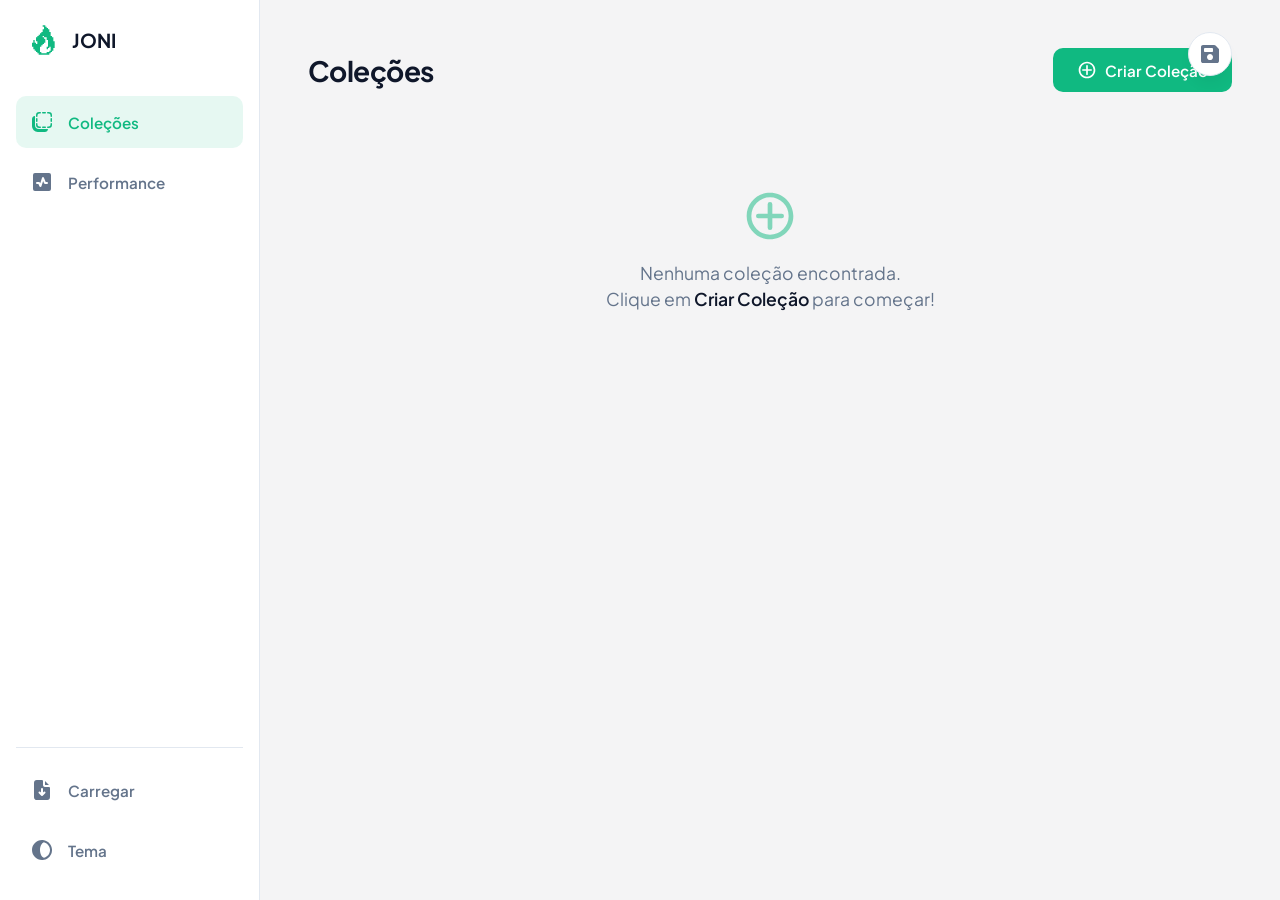
<file: index.html>
<!DOCTYPE html>
<html lang="pt-br">
<head>
    <meta charset="UTF-8">
    <meta name="viewport" content="width=device-width, initial-scale=1.0">
    <title>Memory App - JONI</title>
    <link rel="icon" type="image/svg+xml" href="logo.svg">
    
    <meta name="theme-color" content="#10b981">
    <meta name="apple-mobile-web-app-capable" content="yes">
    <meta name="apple-mobile-web-app-status-bar-style" content="black-translucent">
    <meta name="apple-mobile-web-app-title" content="JONI Memory">
    <link rel="apple-touch-icon" href="icon-192.png">

    <link rel="manifest" href="manifest.json">
    
    <link rel="preconnect" href="https://fonts.googleapis.com">
    <link rel="preconnect" href="https://fonts.gstatic.com" crossorigin>
    <link href="https://fonts.googleapis.com/css2?family=Plus+Jakarta+Sans:wght@400;500;600;700&display=swap" rel="stylesheet">
    <link rel="stylesheet" href="style.css">
    
    <script src="script.js" defer></script>
</head>
<body data-theme="light">
    <div class="app-layout">

        <button id="btn-export-all" class="btn-icon global-export-btn" title="Fazer Backup de Tudo" aria-label="Fazer Backup de Tudo">
            <svg aria-hidden="true" focusable="false" xmlns="http://www.w3.org/2000/svg" width="24" height="24" viewBox="0 0 24 24">
                <path fill="currentColor" d="M5 21q-.825 0-1.412-.587T3 19V5q0-.825.588-1.412T5 3h11.175q.4 0 .763.15t.637.425l2.85 2.85q.275.275.425.638t.15.762V19q0 .825-.587 1.413T19 21zm9.125-3.875Q15 16.25 15 15t-.875-2.125T12 12t-2.125.875T9 15t.875 2.125T12 18t2.125-.875M7 10h7q.425 0 .713-.288T15 9V7q0-.425-.288-.712T14 6H7q-.425 0-.712.288T6 7v2q0 .425.288.713T7 10"/>
            </svg>
        </button>
        
        <aside class="sidebar">
            <div class="brand">
                <svg aria-hidden="true" focusable="false" xmlns="http://www.w3.org/2000/svg" width="32" height="32" viewBox="0 0 24 24">
                    <path fill="#10b981" d="M19 13v-3h-1V9h-1V6h-1V4h-1V3h-1V2h-1V1h-2v1h1v2h-1v2h-1v1H9v1H8v1H7v1H6v3h1v2H6v-1H5v-2H4v2H3v3h1v2h1v1h1v1h1v1h1v1h8v-1h1v-1h1v-1h1v-2h1v-5zm-2 7h-1v1h-2v1h-4v-1H9v-4h1v-1h1v-1h1v-1h1v-3h-1v-1h-1V9h1v1h2v2h1v5h-1v2h1v-1h1v-1h1z"/>
                </svg>
                <span>JONI</span>
            </div>
            
            <nav class="nav-menu">
                <button class="nav-item active" data-target="view-dashboard" title="Coleções">
                    <svg aria-hidden="true" focusable="false" xmlns="http://www.w3.org/2000/svg" width="24" height="24" viewBox="0 0 24 24">
                        <path fill="currentColor" d="M9.25 3.5A1.75 1.75 0 0 0 7.5 5.25v1a.75.75 0 0 1-1.5 0v-1A3.25 3.25 0 0 1 9.25 2h1a.75.75 0 0 1 0 1.5zM12 2.75a.75.75 0 0 1 .75-.75h2.5a.75.75 0 0 1 0 1.5h-2.5a.75.75 0 0 1-.75-.75m.75 13.75a.75.75 0 0 0 0 1.5h2.5a.75.75 0 0 0 0-1.5zm-6-8.5a.75.75 0 0 1 .75.75v2.5a.75.75 0 0 1-1.5 0v-2.5A.75.75 0 0 1 6.75 8M22 8.75a.75.75 0 0 0-1.5 0v2.5a.75.75 0 0 0 1.5 0zm-3.25 7.75a1.75 1.75 0 0 0 1.75-1.75v-1a.75.75 0 0 1 1.5 0v1A3.25 3.25 0 0 1 18.75 18h-1a.75.75 0 0 1 0-1.5zM20.5 5.25a1.75 1.75 0 0 0-1.75-1.75h-1a.75.75 0 0 1 0-1.5h1A3.25 3.25 0 0 1 22 5.25v1a.75.75 0 0 1-1.5 0zM9.25 16.5a1.75 1.75 0 0 1-1.75-1.75v-1a.75.75 0 0 0-1.5 0v1A3.25 3.25 0 0 0 9.25 18h1a.75.75 0 0 0 0-1.5zM2 9.25a3.25 3.25 0 0 1 3-3.24V15a4 4 0 0 0 4 4h8.99a3.25 3.25 0 0 1-3.24 3h-7A5.75 5.75 0 0 1 2 16.25z"/>
                    </svg>
                    <span class="hide-mobile">Coleções</span>
                </button>
                <button class="nav-item" data-target="view-performance" title="Performance">
                    <svg aria-hidden="true" focusable="false" xmlns="http://www.w3.org/2000/svg" width="24" height="24" viewBox="0 0 24 24">
                        <g fill="none" fill-rule="evenodd">
                            <path d="m12.593 23.258l-.011.002l-.071.035l-.02.004l-.014-.004l-.071-.035q-.016-.005-.024.005l-.004.01l-.017.428l.005.02l.01.013l.104.074l.015.004l.012-.004l.104-.074l.012-.016l.004-.017l-.017-.427q-.004-.016-.017-.018m.265-.113l-.013.002l-.185.093l-.01.01l-.003.011l.018.43l.005.012l.008.007l.201.093q.019.005.029-.008l.004-.014l-.034-.614q-.005-.018-.02-.022m-.715.002a.02.02 0 0 0-.027.006l-.006.014l-.034.614q.001.018.017.024l.015-.002l.201-.093l.01-.008l.004-.011l.017-.43l-.003-.012l-.01-.01z"/>
                            <path fill="currentColor" d="M3 5a2 2 0 0 1 2-2h14a2 2 0 0 1 2 2v14a2 2 0 0 1-2 2H5a2 2 0 0 1-2-2zm10.939 2.655c-.353-.883-1.618-.833-1.902.074l-1.752 5.606l-.388-.777A1.01 1.01 0 0 0 8.994 12H7a1 1 0 1 0 0 2h1.382l1.212 2.425c.407.813 1.597.717 1.868-.15l1.654-5.293l.953 2.383c.153.384.525.635.938.635H17a1 1 0 1 0 0-2h-1.323z"/>
                        </g>
                    </svg>
                    <span class="hide-mobile">Performance</span>
                </button>
            </nav>

            <div class="sidebar-footer">
                <label for="file-import" class="nav-item action-btn" title="Importar">
                    <svg aria-hidden="true" focusable="false" xmlns="http://www.w3.org/2000/svg" width="24" height="24" viewBox="0 0 24 24">
                        <path fill="currentColor" d="m12 2l.117.007a1 1 0 0 1 .876.876L13 3v4l.005.15a2 2 0 0 0 1.838 1.844L15 9h4l.117.007a1 1 0 0 1 .876.876L20 10v9a3 3 0 0 1-2.824 2.995L17 22H7a3 3 0 0 1-2.995-2.824L4 19V5a3 3 0 0 1 2.824-2.995L7 2zm0 8a1 1 0 0 0-1 1v3.585l-.793-.792a1 1 0 0 0-1.32-.083l-.094.083a1 1 0 0 0 0 1.414l2.5 2.5l.044.042l.068.055l.11.071l.114.054l.105.035l.15.03L12 18l.117-.007l.117-.02l.108-.033l.081-.034l.098-.052l.092-.064l.094-.083l2.5-2.5a1 1 0 0 0 0-1.414l-.094-.083a1 1 0 0 0-1.32.083l-.793.791V11a1 1 0 0 0-.883-.993zm2.999-7.001L19 7h-4z"/>
                    </svg>
                    <span class="hide-mobile">Carregar</span>
                </label>
                <input type="file" id="file-import" accept=".json" class="hidden">
                
                <button id="btn-theme-toggle" class="nav-item action-btn" title="Mudar Tema" aria-label="Mudar Tema">
                    <svg aria-hidden="true" focusable="false" xmlns="http://www.w3.org/2000/svg" width="24" height="24" viewBox="0 0 24 24">
                        <path fill="currentColor" d="M14.01 2.2h-.06c-.63-.13-1.29-.2-1.96-.2C6.49 2 2 6.49 2 12s4.49 10 10 10c.66 0 1.32-.07 1.95-.19h.07c4.42-.91 7.69-4.69 7.96-9.14c.02-.22.03-.43.03-.66s0-.44-.02-.61c-.27-4.5-3.55-8.28-7.97-9.19Zm5.97 10.29c-.21 3.52-2.73 6.47-6.14 7.28C11.63 18.9 10 15.63 10 12s1.64-6.9 3.84-7.77c3.41.81 5.93 3.77 6.14 7.33c.02.14.01.29.01.44s0 .3-.02.49Z"/>
                    </svg>
                    <span class="hide-mobile">Tema</span>
                </button>
            </div>
        </aside>

        <main class="main-content">
            <div id="progress-container" class="progress-bar-wrapper hidden">
                <div id="progress-fill" class="progress-bar-fill"></div>
            </div>

            <div class="view-container">
                
                <section id="view-dashboard" class="view-section active">
                    <div class="brand mobile-top-logo">
                        <svg aria-hidden="true" focusable="false" xmlns="http://www.w3.org/2000/svg" width="32" height="32" viewBox="0 0 24 24">
                            <path fill="#10b981" d="M19 13v-3h-1V9h-1V6h-1V4h-1V3h-1V2h-1V1h-2v1h1v2h-1v2h-1v1H9v1H8v1H7v1H6v3h1v2H6v-1H5v-2H4v2H3v3h1v2h1v1h1v1h1v1h1v1h8v-1h1v-1h1v-1h1v-2h1v-5zm-2 7h-1v1h-2v1h-4v-1H9v-4h1v-1h1v-1h1v-1h1v-3h-1v-1h-1V9h1v1h2v2h1v5h-1v2h1v-1h1v-1h1z"/>
                        </svg>
                        <span>JONI</span>
                    </div>

                    <header class="view-header">
                        <h1>Coleções</h1>
                        <button id="btn-new-collection" class="btn-primary">
                            <svg aria-hidden="true" focusable="false" xmlns="http://www.w3.org/2000/svg" width="20" height="20" viewBox="0 0 24 24">
                                <g fill="currentColor" fill-rule="evenodd" clip-rule="evenodd">
                                    <path d="M2 12C2 6.477 6.477 2 12 2s10 4.477 10 10s-4.477 10-10 10S2 17.523 2 12m10-8a8 8 0 1 0 0 16a8 8 0 0 0 0-16"/>
                                    <path d="M13 7a1 1 0 1 0-2 0v4H7a1 1 0 1 0 0 2h4v4a1 1 0 1 0 2 0v-4h4a1 1 0 1 0 0-2h-4z"/>
                                </g>
                            </svg>
                            Criar Coleção
                        </button>
                    </header>
                    <div id="collections-grid" class="grid-layout"></div>
                </section>

                <section id="view-performance" class="view-section hidden">
                    <header class="view-header">
                        <h1>Sua Performance</h1>
                    </header>
                    <div class="panel">
                        <ul id="performance-list" class="performance-list"></ul>
                    </div>
                </section>

                <section id="view-manager" class="view-section hidden">
                    <header class="view-header">
                        <div class="header-titles">
                            <button class="btn-icon btn-back" title="Voltar" aria-label="Voltar">
                                <svg aria-hidden="true" focusable="false" width="24" height="24" viewBox="0 0 24 24" fill="none" stroke="currentColor" stroke-width="2">
                                    <line x1="19" y1="12" x2="5" y2="12"></line>
                                    <polyline points="12 19 5 12 12 5"></polyline>
                                </svg>
                            </button>
                            <h1 id="current-collection-title">Coleção</h1>
                        </div>
                        <div class="study-setup-actions">
                            <div class="mode-switch">
                                <button id="mode-seq" class="switch-btn active" title="Em Ordem" aria-label="Em Ordem">
                                    <svg aria-hidden="true" focusable="false" xmlns="http://www.w3.org/2000/svg" width="24" height="24" viewBox="0 0 24 24">
                                        <path fill="currentColor" d="M12 5h10v2H12m0 12v-2h10v2m-10-8h10v2H12m-3 0v2l-3.33 4H9v2H3v-2l3.33-4H3v-2M7 3H5c-1.1 0-2 .9-2 2v6h2V9h2v2h2V5a2 2 0 0 0-2-2m0 4H5V5h2Z"/>
                                    </svg>    
                                </button>
                                <button id="mode-rand" class="switch-btn" title="Aleatório" aria-label="Aleatório">
                                    <svg aria-hidden="true" focusable="false" xmlns="http://www.w3.org/2000/svg" width="24" height="24" viewBox="0 0 24 24">
                                        <path fill="currentColor" fill-rule="evenodd" d="M4 17a1 1 0 0 1 0-2h2l3-3l-3-3H4a1.001 1.001 0 0 1 0-2h3l4 4l4-4h2V5l4 3.001L17 11V9h-1l-3 3l3 3h1v-2l4 3l-4 3v-2h-2l-4-4l-4 4z"/>
                                    </svg>    
                                </button>
                            </div>
                            
                            <button id="btn-timer-setup" class="btn-icon" style="background: var(--bg-panel); border: 1px solid var(--border);" title="Tempo por Card" aria-label="Tempo por Card">
                                <svg aria-hidden="true" focusable="false" xmlns="http://www.w3.org/2000/svg" width="20" height="20" viewBox="0 0 24 24" fill="none" stroke="currentColor" stroke-width="2" stroke-linecap="round" stroke-linejoin="round">
                                    <circle cx="12" cy="12" r="10"></circle>
                                    <polyline points="12 6 12 12 16 14"></polyline>
                                </svg>
                            </button>
                            
                            <button id="btn-start-study" class="btn-primary">
                                <svg aria-hidden="true" focusable="false" xmlns="http://www.w3.org/2000/svg" width="20" height="20" viewBox="0 0 24 24">
                                    <path fill="currentColor" stroke="currentColor" stroke-linecap="round" stroke-linejoin="round" stroke-width="1.5" d="M6.906 4.537A.6.6 0 0 0 6 5.053v13.894a.6.6 0 0 0 .906.516l11.723-6.947a.6.6 0 0 0 0-1.032z"/>
                                </svg>
                                Jogar
                            </button>
                        </div>
                    </header>

                    <div class="manager-layout">
                        <div class="card-creator-box panel">
                            <input type="text" id="input-front" class="input-clean title-input" placeholder="Frente do card...">
                            <hr class="divider">
                            <textarea id="input-back" class="input-clean body-input" placeholder="Verso do card..."></textarea>
                            
                            <div class="box-footer">
                                <div>
                                    <label for="file-import-append" class="btn-secondary import-label" title="Importar cards para esta coleção">
                                        <svg aria-hidden="true" focusable="false" width="18" height="18" viewBox="0 0 24 24" fill="none" stroke="currentColor" stroke-width="2" stroke-linecap="round" stroke-linejoin="round">
                                            <path d="M21 15v4a2 2 0 0 1-2 2H5a2 2 0 0 1-2-2v-4"></path>
                                            <polyline points="7 10 12 15 17 10"></polyline>
                                            <line x1="12" y1="15" x2="12" y2="3"></line>
                                        </svg>
                                        Importar
                                    </label>
                                    <input type="file" id="file-import-append" accept=".json" class="hidden">
                                </div>

                                <button id="btn-add-card" class="btn-secondary">
                                    <svg aria-hidden="true" focusable="false" width="18" height="18" viewBox="0 0 24 24" fill="none" stroke="currentColor" stroke-width="2" stroke-linecap="round" stroke-linejoin="round">
                                        <line x1="12" y1="5" x2="12" y2="19"></line>
                                        <line x1="5" y1="12" x2="19" y2="12"></line>
                                    </svg>
                                    Adicionar
                                </button>
                            </div>
                        </div>

                        <div class="cards-list-box panel">
                            <div class="list-header" style="margin-bottom: 12px;">
                                <h3>Itens na Coleção</h3>
                                <span class="badge" id="card-count">0</span>
                            </div>
                            <input type="text" id="input-search-cards" class="input-clean modal-input" placeholder="Pesquisar na coleção..." style="padding: 10px 16px; border-radius: 12px; margin-bottom: 16px; font-size: 0.9rem; background: var(--bg-app);">
                            <ul id="cards-list" class="item-list sortable-list"></ul>
                        </div>
                    </div>
                </section>

                <section id="view-study" class="view-section hidden">
                    <header class="view-header study-header">
                        <button id="btn-back-study" class="btn-icon btn-back" title="Sair do Jogo" aria-label="Sair do Jogo">
                            <svg aria-hidden="true" focusable="false" width="24" height="24" viewBox="0 0 24 24" fill="none" stroke="currentColor" stroke-width="2">
                                <line x1="19" y1="12" x2="5" y2="12"></line>
                                <polyline points="12 19 5 12 12 5"></polyline>
                            </svg>
                        </button>
                        
                        <button id="btn-reset-study" class="btn-icon" title="Reiniciar Sessão" aria-label="Reiniciar Sessão">
                            <svg aria-hidden="true" focusable="false" width="20" height="20" viewBox="0 0 24 24" fill="none" stroke="currentColor" stroke-width="2" stroke-linecap="round" stroke-linejoin="round">
                                <path d="M3 12a9 9 0 1 0 9-9 9.75 9.75 0 0 0-6.74 2.74L3 8"></path>
                                <polyline points="3 3 3 8 8 8"></polyline>
                            </svg>
                        </button>
                    </header>

                    <div class="study-container">
                        <div class="flashcard panel" id="active-card" style="position: relative; overflow: hidden;">
                            <div id="card-timer-bar" style="position: absolute; top: 0; left: 0; height: 6px; width: 100%; background: var(--accent); transition: width 1s linear; display: none;"></div>
                            
                            <h2 id="study-front" class="card-front-text"></h2>
                            <hr id="study-divider" class="divider hidden">
                            <p id="study-back" class="card-back-text hidden"></p>
                        </div>
                        
                        <div class="study-actions">
                            <button id="btn-reveal" class="btn-primary full-width">Mostrar Resposta</button>
                            <div id="judgement-buttons" class="judgement-grid hidden">
                                <button id="btn-wrong" class="btn-danger">
                                    <svg aria-hidden="true" focusable="false" xmlns="http://www.w3.org/2000/svg" width="20" height="20" viewBox="0 0 24 24">
                                        <path fill="currentColor" d="M20.48 3.512a11.97 11.97 0 0 0-8.486-3.514C5.366-.002-.007 5.371-.007 11.999c0 3.314 1.344 6.315 3.516 8.487A11.97 11.97 0 0 0 11.995 24c6.628 0 12.001-5.373 12.001-12.001c0-3.314-1.344-6.315-3.516-8.487m-1.542 15.427a9.8 9.8 0 0 1-6.943 2.876c-5.423 0-9.819-4.396-9.819-9.819a9.8 9.8 0 0 1 2.876-6.943a9.8 9.8 0 0 1 6.942-2.876c5.422 0 9.818 4.396 9.818 9.818a9.8 9.8 0 0 1-2.876 6.942z"/>
                                        <path fill="currentColor" d="m13.537 12l3.855-3.855a1.091 1.091 0 0 0-1.542-1.541l.001-.001l-3.855 3.855l-3.855-3.855A1.091 1.091 0 0 0 6.6 8.145l-.001-.001l3.855 3.855l-3.855 3.855a1.091 1.091 0 1 0 1.541 1.542l.001-.001l3.855-3.855l3.855 3.855a1.091 1.091 0 1 0 1.542-1.541l-.001-.001z"/>
                                    </svg>
                                    Não Lembrei
                                </button>
                                <button id="btn-correct" class="btn-success">
                                    <svg aria-hidden="true" focusable="false" xmlns="http://www.w3.org/2000/svg" width="20" height="20" viewBox="0 0 24 24">
                                        <path fill="currentColor" d="m9 20.42l-6.21-6.21l2.83-2.83L9 14.77l9.88-9.89l2.83 2.83z"/>
                                    </svg>
                                    Lembrei
                                </button>
                            </div>
                        </div>
                    </div>
                </section>

                <section id="view-results" class="view-section hidden">
                    <div class="results-header">
                        <h2>Sessão Finalizada</h2>
                        <h3 id="score-text" class="score-display">0% de Acerto</h3>
                        <button class="btn-primary mt-4 btn-back">Concluir</button>
                    </div>
                    <div class="results-grid">
                        <div class="result-panel success-panel">
                            <h3 class="panel-title-green">Você acertou</h3>
                            <ul id="list-correct" class="item-list explicit-correct-list"></ul>
                        </div>
                        <div class="result-panel error-panel">
                            <h3 class="panel-title-red">Para Revisar</h3>
                            <ul id="list-wrong" class="item-list explicit-wrong-list"></ul>
                        </div>
                    </div>
                </section>

            </div>
        </main>
    </div>

    <div id="modal-create" class="modal-overlay hidden">
        <div class="modal-content panel">
            <div class="modal-header">
                <h2>Nova Coleção</h2>
                <button class="btn-icon close-modal" title="Fechar" aria-label="Fechar">
                    <svg aria-hidden="true" focusable="false" width="20" height="20" viewBox="0 0 24 24" fill="none" stroke="currentColor" stroke-width="2">
                        <line x1="18" y1="6" x2="6" y2="18"></line>
                        <line x1="6" y1="6" x2="18" y2="18"></line>
                    </svg>
                </button>
            </div>
            <div class="modal-body">
                <input type="text" id="input-collection-name" class="input-clean modal-input" placeholder="Digite o nome da coleção...">
            </div>
            <div class="modal-actions">
                <button class="btn-secondary close-modal">Cancelar</button>
                <button id="btn-confirm-create" class="btn-primary">Criar</button>
            </div>
        </div>
    </div>

    <div id="modal-delete" class="modal-overlay hidden">
        <div class="modal-content panel">
            <div class="modal-header">
                <h2>Excluir Coleção</h2>
                <button class="btn-icon close-modal" title="Fechar" aria-label="Fechar">
                    <svg aria-hidden="true" focusable="false" width="20" height="20" viewBox="0 0 24 24" fill="none" stroke="currentColor" stroke-width="2">
                        <line x1="18" y1="6" x2="6" y2="18"></line>
                        <line x1="6" y1="6" x2="18" y2="18"></line>
                    </svg>
                </button>
            </div>
            <div class="modal-body">
                <p class="modal-text">Tem certeza que deseja excluir? Todos os cards serão perdidos para sempre.</p>
            </div>
            <div class="modal-actions">
                <button class="btn-secondary close-modal">Cancelar</button>
                <button id="btn-confirm-delete" class="btn-danger">Excluir</button>
            </div>
        </div>
    </div>

    <div id="modal-edit-card" class="modal-overlay hidden">
        <div class="modal-content panel">
            <div class="modal-header">
                <h2>Editar Card</h2>
                <button class="btn-icon close-modal" title="Fechar" aria-label="Fechar">
                    <svg aria-hidden="true" focusable="false" width="20" height="20" viewBox="0 0 24 24" fill="none" stroke="currentColor" stroke-width="2">
                        <line x1="18" y1="6" x2="6" y2="18"></line>
                        <line x1="6" y1="6" x2="18" y2="18"></line>
                    </svg>
                </button>
            </div>
            <div class="modal-body" style="display: flex; flex-direction: column; gap: 16px;">
                <input type="text" id="edit-input-front" class="input-clean modal-input" placeholder="Frente do card...">
                <textarea id="edit-input-back" class="input-clean modal-input" placeholder="Verso do card..." style="min-height: 120px; resize: none;"></textarea>
            </div>
            <div class="modal-actions">
                <button class="btn-secondary close-modal">Cancelar</button>
                <button id="btn-confirm-edit-card" class="btn-primary">Salvar</button>
            </div>
        </div>
    </div>

    <div id="modal-edit-collection" class="modal-overlay hidden">
        <div class="modal-content panel">
            <div class="modal-header">
                <h2>Renomear Coleção</h2>
                <button class="btn-icon close-modal" title="Fechar" aria-label="Fechar">
                    <svg aria-hidden="true" focusable="false" width="20" height="20" viewBox="0 0 24 24" fill="none" stroke="currentColor" stroke-width="2">
                        <line x1="18" y1="6" x2="6" y2="18"></line>
                        <line x1="6" y1="6" x2="18" y2="18"></line>
                    </svg>
                </button>
            </div>
            <div class="modal-body">
                <input type="text" id="input-edit-collection-name" class="input-clean modal-input" placeholder="Novo nome da coleção...">
            </div>
            <div class="modal-actions">
                <button class="btn-secondary close-modal">Cancelar</button>
                <button id="btn-confirm-edit-collection" class="btn-primary">Salvar</button>
            </div>
        </div>
    </div>

    <div id="modal-performance-details" class="modal-overlay hidden">
        <div class="modal-content panel" style="max-height: 85vh; display: flex; flex-direction: column;">
            <div class="modal-header">
                <h2>Detalhes da Sessão</h2>
                <button class="btn-icon close-modal" title="Fechar" aria-label="Fechar">
                    <svg aria-hidden="true" focusable="false" width="20" height="20" viewBox="0 0 24 24" fill="none" stroke="currentColor" stroke-width="2">
                        <line x1="18" y1="6" x2="6" y2="18"></line>
                        <line x1="6" y1="6" x2="18" y2="18"></line>
                    </svg>
                </button>
            </div>
            
            <div class="modal-body" style="overflow-y: auto; flex: 1; padding: 0;">
                <div class="result-panel success-panel" style="border: none; border-radius: 0; border-bottom: 1px solid var(--border);">
                    <h3 class="panel-title-green">Você acertou</h3>
                    <ul id="modal-list-correct" class="item-list explicit-correct-list" style="height: auto; max-height: none;"></ul>
                </div>
                <div class="result-panel error-panel" style="border: none; border-radius: 0;">
                    <h3 class="panel-title-red">Você errou</h3>
                    <ul id="modal-list-wrong" class="item-list explicit-wrong-list" style="height: auto; max-height: none;"></ul>
                </div>
            </div>
            
            <div class="modal-actions" style="flex-direction: column; gap: 8px;">
                <button class="btn-primary close-modal" style="width: 100%;">Fechar</button>
                <button id="btn-create-reinforcement" class="btn-secondary" style="width: 100%; border-color: var(--accent); color: var(--accent);">Criar Coleção de Reforço</button>
            </div>
        </div>
    </div>

    <div id="modal-timer" class="modal-overlay hidden">
        <div class="modal-content panel">
            <div class="modal-header">
                <h2>Tempo de Foco (Timer)</h2>
                <button class="btn-icon close-modal" title="Fechar" aria-label="Fechar">
                    <svg aria-hidden="true" focusable="false" width="20" height="20" viewBox="0 0 24 24" fill="none" stroke="currentColor" stroke-width="2">
                        <line x1="18" y1="6" x2="6" y2="18"></line>
                        <line x1="6" y1="6" x2="18" y2="18"></line>
                    </svg>
                </button>
            </div>
            <div class="modal-body" style="text-align: center;">
                <p class="modal-text" style="margin-bottom: 16px;">Defina o tempo limite para você se forçar a lembrar da resposta.</p>
                <h3 id="timer-display" style="font-size: 2rem; color: var(--accent); margin-bottom: 16px; font-weight: 800;">Desativado</h3>
                <input type="range" id="timer-slider" min="0" max="30" step="5" value="0" style="width: 100%; accent-color: var(--accent);">
                <div style="display: flex; justify-content: space-between; color: var(--text-muted); font-size: 0.85rem; margin-top: 8px;">
                    <span>Desativado</span>
                    <span>30s</span>
                </div>
            </div>
            <div class="modal-actions">
                <button class="btn-primary close-modal" style="width: 100%;">Confirmar</button>
            </div>
        </div>
    </div>

    <div id="modal-view-card" class="modal-overlay hidden">
        <div class="modal-content panel">
            <div class="modal-header">
                <h2>Detalhes do Card</h2>
                <button class="btn-icon close-modal" title="Fechar" aria-label="Fechar">
                    <svg aria-hidden="true" focusable="false" width="20" height="20" viewBox="0 0 24 24" fill="none" stroke="currentColor" stroke-width="2">
                        <line x1="18" y1="6" x2="6" y2="18"></line>
                        <line x1="6" y1="6" x2="18" y2="18"></line>
                    </svg>
                </button>
            </div>
            <div class="modal-body" style="display: flex; flex-direction: column; gap: 16px;">
                <div>
                    <span style="font-size: 0.85rem; color: var(--accent); font-weight: 700; text-transform: uppercase; letter-spacing: 0.05em;">Frente</span>
                    <p id="view-card-front" style="font-size: 1.25rem; font-weight: 600; color: var(--text-main); margin-top: 4px; word-break: break-word;"></p>
                </div>
                <hr class="divider" style="margin: 0;">
                <div>
                    <span style="font-size: 0.85rem; color: var(--text-muted); font-weight: 700; text-transform: uppercase; letter-spacing: 0.05em;">Verso</span>
                    <p id="view-card-back" style="font-size: 1.05rem; color: var(--text-muted); margin-top: 4px; word-break: break-word; white-space: pre-wrap;"></p>
                </div>
            </div>
            <div class="modal-actions">
                <button class="btn-primary close-modal" style="width: 100%;">Fechar</button>
            </div>
        </div>
    </div>

    <div id="ios-install-prompt" class="modal-overlay hidden" style="align-items: flex-end; padding-bottom: 32px; z-index: 9999;">
        <div class="modal-content panel" style="margin: 0 16px; padding: 24px; text-align: center; position: relative; max-width: 400px;">
            <button class="btn-icon close-prompt" style="position: absolute; top: 12px; right: 12px; border: none; background: transparent;">
                <svg width="20" height="20" viewBox="0 0 24 24" fill="none" stroke="currentColor" stroke-width="2"><line x1="18" y1="6" x2="6" y2="18"></line><line x1="6" y1="6" x2="18" y2="18"></line></svg>
            </button>
            <h3 style="margin-bottom: 12px; font-size: 1.1rem;">Instale o JONI Memory</h3>
            <p style="color: var(--text-muted); font-size: 0.95rem; line-height: 1.5;">
                Para usar como um aplicativo, toque no ícone <svg width="20" height="20" viewBox="0 0 24 24" fill="none" stroke="currentColor" stroke-width="2" style="vertical-align: middle; margin: 0 4px; color: var(--accent);"><path d="M4 12v8a2 2 0 0 0 2 2h12a2 2 0 0 0 2-2v-8"></path><polyline points="16 6 12 2 8 6"></polyline><line x1="12" y1="2" x2="12" y2="15"></line></svg> abaixo e depois escolha <strong>"Adicionar à Tela de Início"</strong>.
            </p>
        </div>
    </div>

</body>
</html>
</file>
<file: style.css>
:root {
    --bg-app: #f4f4f5;
    --bg-panel: #ffffff;
    --bg-hover: #f1f5f9;
    --text-main: #0f172a;
    --text-muted: #64748b;
    --border: #e2e8f0;
    
    --accent: #10b981; 
    --accent-hover: #059669;
    --danger: #ef4444;
    --danger-hover: #dc2626;
    --success-bg: #dcfce7;
    --success-border: #bbf7d0;
    --danger-bg: #fee2e2;
    --danger-border: #fecaca;
    
    --radius-sm: 10px;
    --radius-md: 16px;
    --radius-lg: 24px;
    --shadow-panel: 0 10px 15px -3px rgba(0, 0, 0, 0.05);
}

body[data-theme="dark"] {
    --bg-app: #09090b;
    --bg-panel: #18181b;
    --bg-hover: #27272a;
    --text-main: #f8fafc;
    --text-muted: #94a3b8;
    --border: #27272a;
    --shadow-panel: 0 10px 15px -3px rgba(0, 0, 0, 0.3);
    
    --success-bg: rgba(16, 185, 129, 0.1);
    --success-border: rgba(16, 185, 129, 0.3);
    --danger-bg: rgba(239, 68, 68, 0.1);
    --danger-border: rgba(239, 68, 68, 0.3);
}

/* --- RESET & TIPOGRAFIA GLOBAL --- */
*, *::before, *::after { 
    margin: 0; 
    padding: 0; 
    box-sizing: border-box; 
}

body, button, input, textarea, select {
    font-family: 'Plus Jakarta Sans', sans-serif; 
}

body { 
    background-color: var(--bg-app); 
    color: var(--text-main); 
    height: 100vh; 
    overflow: hidden; 
    font-size: 16px;
    -webkit-font-smoothing: antialiased;
    -moz-osx-font-smoothing: grayscale;
    text-rendering: optimizeLegibility;
}

h1 { font-size: 1.75rem; font-weight: 700; letter-spacing: -0.02em; }
h2 { font-size: 1.25rem; font-weight: 700; letter-spacing: -0.01em; }
h3 { font-size: 1.1rem; font-weight: 600; }
p { font-size: 0.95rem; line-height: 1.5; }

.app-layout { 
    display: flex; 
    height: 100%; 
}

/* --- SIDEBAR & NAV --- */
.sidebar { 
    width: 260px; 
    background: var(--bg-panel); 
    border-right: 1px solid var(--border); 
    display: flex; 
    flex-direction: column; 
    padding: 24px 16px; 
    z-index: 50; 
    transition: background-color 0.3s ease; 
    will-change: background-color;
}

.brand { 
    display: flex; 
    align-items: center; 
    justify-content: flex-start;
    gap: 12px; 
    font-size: 1.2rem; 
    font-weight: 700; 
    color: var(--text-main); 
    margin-bottom: 40px; 
    padding: 0 12px; 
}

.mobile-top-logo {
    display: none !important;
}

.nav-menu { 
    flex: 1; 
    display: flex; 
    flex-direction: column; 
    gap: 8px; 
}

.sidebar-footer { 
    border-top: 1px solid var(--border); 
    padding-top: 16px; 
    display: flex; 
    flex-direction: column; 
    gap: 8px; 
}

.nav-item { 
    display: flex; 
    align-items: center; 
    justify-content: flex-start;
    gap: 14px; 
    padding: 14px; 
    color: var(--text-muted); 
    background: transparent; 
    border: none; 
    border-radius: var(--radius-sm); 
    font-size: 0.95rem; 
    font-weight: 600; 
    cursor: pointer;
    transition: background-color 0.2s, color 0.2s;
}

.nav-item:hover { 
    background: var(--bg-hover); 
    color: var(--text-main); 
}

.nav-item.active { 
    background: rgba(16, 185, 129, 0.1); 
    color: var(--accent); 
}

/* --- MAIN AREA & VIEWS --- */
.main-content { 
    flex: 1; 
    display: flex; 
    flex-direction: column; 
    position: relative; 
    min-height: 0; 
    overflow: hidden; 
}

.progress-bar-wrapper { 
    height: 6px; 
    background: var(--border); 
    width: 100%; 
    position: absolute; 
    top: 0; 
    left: 0; 
    z-index: 10; 
}

.progress-bar-fill { 
    height: 100%; 
    width: 0%; 
    background: var(--accent); 
    transition: width 0.4s cubic-bezier(0.4, 0, 0.2, 1); 
    border-radius: 0 4px 4px 0; 
    will-change: width;
}

.view-container { 
    flex: 1; 
    padding: 48px; 
    overflow-y: auto; 
    display: block; 
}

.view-section { 
    width: 100%; 
    max-width: 960px; 
    margin: 0 auto; 
    animation: fadeIn 0.3s ease; 
}

.view-header { 
    display: flex; 
    justify-content: space-between; 
    align-items: center; 
    margin-bottom: 32px; 
    flex-wrap: wrap; 
    gap: 16px; 
}

.header-titles { 
    display: flex; 
    align-items: center; 
    gap: 16px; 
    width: 100%; 
}

.header-titles .btn-back {
    flex-shrink: 0 !important;
    width: 40px; 
    height: 40px;
}

.header-titles h1 { 
    white-space: normal;
    word-break: break-word;
    max-width: calc(100% - 56px); 
}

/* --- STUDY SETUP ACTIONS --- */
.study-setup-actions { 
    display: flex; 
    align-items: center; 
    gap: 16px; 
    flex-wrap: wrap; 
}

.mode-switch { 
    display: flex; 
    align-items: center;
    background: var(--bg-panel); 
    border: 1px solid var(--border); 
    border-radius: var(--radius-sm); 
    padding: 4px; 
}

.switch-btn { 
    background: transparent; 
    border: none; 
    padding: 8px 12px; 
    border-radius: var(--radius-sm); 
    color: var(--text-muted); 
    cursor: pointer; 
    display: flex; 
    align-items: center; 
    justify-content: center; 
    transition: color 0.2s, background-color 0.2s; 
}

.switch-btn:hover { 
    color: var(--text-main); 
}

.switch-btn.active { 
    background: var(--bg-hover); 
    color: var(--accent); 
}

/* --- PANELS & INPUTS --- */
.panel { 
    background: var(--bg-panel); 
    border: 1px solid var(--border); 
    border-radius: var(--radius-lg); 
    box-shadow: var(--shadow-panel); 
    overflow: hidden; 
}

.input-clean { 
    width: 100%; 
    background: transparent; 
    border: none; 
    outline: none; 
    padding: 24px 32px; 
    color: var(--text-main); 
}

.title-input { 
    font-size: 1.25rem; 
    font-weight: 600; 
}

.body-input { 
    font-size: 1rem; 
    color: var(--text-muted); 
    min-height: 140px; 
    resize: none; 
}

.divider { 
    height: 1px; 
    background: var(--border); 
    border: none; 
    margin: 0 32px; 
}

.box-footer { 
    padding: 20px 32px; 
    border-top: 1px solid var(--border); 
    background: var(--bg-app); 
    display: flex; 
    justify-content: space-between; 
    align-items: center;
}

/* --- BUTTONS --- */
button { 
    cursor: pointer; 
    border-radius: var(--radius-sm); 
    font-weight: 600; 
    font-size: 0.95rem;
    transition: all 0.2s ease; 
    display: inline-flex; 
    align-items: center; 
    justify-content: center; 
    gap: 8px; 
}

.btn-primary { 
    background: var(--accent); 
    color: #fff; 
    border: none; 
    padding: 12px 24px; 
}

.btn-primary:hover { 
    background: var(--accent-hover); 
    transform: translateY(-1px); 
}

.btn-secondary { 
    background: var(--bg-panel); 
    color: var(--text-main); 
    border: 1px solid var(--border); 
    padding: 12px 24px; 
}

.btn-secondary:hover { 
    background: var(--bg-hover); 
}

.btn-danger { 
    background: var(--danger); 
    color: #fff; 
    border: none; 
    padding: 16px; 
}

.btn-danger:hover { 
    background: var(--danger-hover); 
}

.btn-success { 
    background: var(--accent); 
    color: #fff; 
    border: none; 
    padding: 16px; 
}

.btn-success:hover { 
    background: var(--accent-hover); 
}

.btn-icon { 
    background: var(--bg-app); 
    border: 1px solid var(--border); 
    color: var(--text-muted); 
    padding: 8px; 
    border-radius: 50%; 
}

.btn-icon:hover { 
    background: var(--bg-hover); 
    color: var(--text-main); 
}

.btn-icon.danger:hover { 
    color: var(--danger); 
    border-color: var(--danger); 
    background: transparent; 
}

.btn-icon.edit:hover { 
    color: var(--accent); 
    border-color: var(--accent); 
    background: transparent; 
}

.full-width { 
    width: 100%; 
    padding: 18px; 
    font-size: 1.05rem; 
}

.import-label {
    cursor: pointer;
    display: inline-flex;
    align-items: center;
    justify-content: center;
    gap: 8px; 
    margin: 0;
    border-radius: var(--radius-sm);
}

.global-export-btn {
    position: fixed;
    top: 32px;
    right: 48px;
    z-index: 900;
    background: var(--bg-panel);
    width: 44px;
    height: 44px;
    box-shadow: var(--shadow-panel);
}

.global-export-btn:hover {
    background: var(--bg-hover);
    color: var(--accent);
}

/* --- GRIDS & LAYOUTS --- */
.grid-layout { 
    display: grid; 
    grid-template-columns: repeat(auto-fill, minmax(280px, 1fr)); 
    gap: 24px; 
}

.manager-layout { 
    display: grid; 
    grid-template-columns: 1.5fr 1fr; 
    gap: 24px; 
    align-items: start; 
}

.collection-card { 
    padding: 24px; 
    display: flex; 
    flex-direction: column; 
    gap: 16px; 
    cursor: pointer; 
    border: 1px solid var(--border); 
}

.collection-card:hover { 
    border-color: var(--accent); 
    box-shadow: var(--shadow-panel); 
}

.collection-card-header {
    display: flex;
    justify-content: space-between;
    align-items: flex-start;
    gap: 12px;
}

.collection-card-header h3 {
    word-break: break-word; 
}

.btn-kebab {
    background: transparent;
    border: none;
    color: var(--text-muted);
    cursor: pointer;
    padding: 4px;
    border-radius: var(--radius-sm);
    display: flex;
    align-items: center;
    justify-content: center;
    transition: 0.2s;
    flex-shrink: 0;
}

.btn-kebab:hover {
    background: var(--bg-hover);
    color: var(--text-main);
}

.collection-card p { 
    color: var(--text-muted); 
    flex: 1; 
}

.card-actions { 
    display: flex; 
    gap: 8px; 
    justify-content: flex-end; 
    align-items: center;
    border-top: 1px solid var(--border); 
    padding-top: 16px; 
    margin-top: auto; 
}

/* --- LISTS & DRAG AND DROP --- */
.cards-list-box { 
    padding: 24px; 
}

.list-header { 
    display: flex; 
    justify-content: space-between; 
    align-items: center; 
    margin-bottom: 20px; 
}

.badge { 
    background: var(--bg-app); 
    padding: 4px 12px; 
    border-radius: 20px; 
    font-size: 0.75rem; 
    font-weight: 700; 
    color: var(--accent); 
    text-transform: uppercase;
    letter-spacing: 0.05em;
    display: inline-flex;
    align-items: center;
    justify-content: center;
}

.item-list { 
    list-style: none; 
    display: flex; 
    flex-direction: column; 
    gap: 8px; 
    height: 350px; 
    overflow-y: auto; 
    padding-right: 8px; 
}

.item-list li { 
    padding: 12px 16px; 
    background: var(--bg-panel); 
    border: 1px solid var(--border); 
    border-radius: var(--radius-md); 
    font-size: 0.95rem; 
    font-weight: 500;
    display: flex; 
    justify-content: space-between; 
    align-items: center; 
    gap: 16px; 
    -webkit-user-select: none;
    -moz-user-select: none;
    -ms-user-select: none;
    user-select: none;
    -webkit-touch-callout: none;
}

.drag-handle { 
    cursor: grab; 
    color: var(--text-muted); 
    display: flex; 
    align-items: center; 
    justify-content: center;
    padding: 4px; 
    touch-action: none; 
}

.drag-handle:active { 
    cursor: grabbing; 
}

.sortable-list li.dragging { 
    opacity: 0.5; 
    background: var(--bg-hover); 
    border: 2px dashed var(--accent); 
}

/* --- PERFORMANCE LIST --- */
.performance-list { 
    list-style: none; 
    display: flex; 
    flex-direction: column; 
}

.performance-list li { 
    position: relative; 
    border-bottom: 1px solid var(--border); 
    overflow: hidden; 
}

.performance-list li:last-child { 
    border-bottom: none; 
}

.swipe-content {
    padding: 20px; 
    display: flex; 
    justify-content: space-between; 
    align-items: center; 
    flex-wrap: wrap; 
    gap: 12px;
    background: var(--bg-app); 
    position: relative;
    z-index: 2;
    width: 100%;
    transition: transform 0.3s cubic-bezier(0.25, 0.8, 0.25, 1);
    will-change: transform;
}

.swipe-action {
    position: absolute;
    top: 0;
    right: 0;
    height: 100%;
    width: 80px;
    background: var(--danger);
    color: white;
    display: flex;
    align-items: center;
    justify-content: center;
    z-index: 1;
    cursor: pointer;
    transition: background-color 0.2s;
}

.swipe-action:hover { 
    background: var(--danger-hover); 
}

.perf-info h4 { 
    font-size: 1.1rem; 
    font-weight: 600; 
    color: var(--text-main); 
}

.perf-info span { 
    font-size: 0.85rem; 
    color: var(--text-muted); 
}

.perf-score { 
    font-size: 1rem; 
    font-weight: 700; 
    padding: 6px 14px; 
    border-radius: var(--radius-sm); 
    display: inline-flex;
    align-items: center;
    justify-content: center;
}

.score-high { background: var(--success-bg); color: var(--accent); }
.score-med { background: var(--bg-hover); color: var(--text-main); }
.score-low { background: var(--danger-bg); color: var(--danger); }

/* --- STUDY UI --- */
#view-study:not(.hidden) {
    display: flex;
    flex-direction: column;
    justify-content: center;
    align-items: center;
    min-height: calc(100vh - 160px); 
}

.study-header {
    width: 100%;
    max-width: 680px; 
    margin: 0 auto 24px auto; 
    padding: 0; 
    flex-direction: row !important;
    align-items: center !important;
}

.study-container { 
    max-width: 680px; 
    width: 100%; 
    margin: auto; 
}

.flashcard { 
    padding: 48px 24px; 
    text-align: center; 
    min-height: 35vh; 
    display: flex; 
    flex-direction: column; 
    justify-content: center; 
    align-items: center;
    margin-bottom: 32px; 
    border: 2px solid var(--border); 
}

.card-front-text { 
    font-size: 1.8rem; 
    font-weight: 700; 
    color: var(--text-main); 
    letter-spacing: -0.02em;
}

.card-back-text { 
    font-size: 1.25rem; 
    font-weight: 500;
    color: var(--text-muted); 
    margin-top: 32px; 
}

.judgement-grid { 
    display: grid; 
    grid-template-columns: 1fr 1fr; 
    gap: 16px; 
}

/* --- STATUS DOS CARDS NA LISTA --- */
.item-list li.status-correct {
    border-left: 4px solid var(--accent);
    background: var(--success-bg);
}

.item-list li.status-wrong {
    border-left: 4px solid var(--danger);
    background: var(--danger-bg);
}

/* --- RESULTS --- */
.results-header { 
    text-align: center; 
    margin-bottom: 32px; 
    display: flex;
    flex-direction: column;
    align-items: center;
}

.score-display { 
    font-size: 2.5rem; 
    color: var(--text-main); 
    margin-top: 8px; 
    font-weight: 800; 
    letter-spacing: -0.03em;
}

.results-grid { 
    display: grid; 
    grid-template-columns: 1fr 1fr; 
    gap: 24px; 
}

.result-panel { 
    padding: 24px; 
    border-radius: var(--radius-md); 
    border: 1px solid var(--border); 
    background: var(--bg-panel); 
}

.result-panel .item-list {
    height: auto;
    max-height: 280px; 
    gap: 6px; 
}

.panel-title-green { color: var(--accent); margin-bottom: 16px; }
.panel-title-red { color: var(--danger); margin-bottom: 16px; }

.explicit-correct-list li { 
    background: var(--success-bg); 
    border-color: var(--success-border); 
    color: var(--accent-hover); 
    font-weight: 600;
    padding: 10px 14px; 
    font-size: 0.9rem;
}

.explicit-wrong-list li { 
    background: var(--danger-bg); 
    border-color: var(--danger-border); 
    color: var(--danger-hover); 
    font-weight: 600; 
    padding: 10px 14px; 
    font-size: 0.9rem;
}

.results-header .btn-primary {
    min-width: 220px;
    font-size: 1.05rem;
    padding: 14px 24px;
    margin-top: 24px;
}

/* --- MODAIS --- */
.modal-overlay {
    position: fixed;
    top: 0;
    left: 0;
    width: 100vw;
    height: 100vh;
    background: rgba(0, 0, 0, 0.4);
    backdrop-filter: blur(4px); 
    display: flex;
    align-items: center;
    justify-content: center;
    z-index: 999;
    opacity: 1;
    transition: opacity 0.2s ease;
}

.modal-content {
    background: var(--bg-panel); 
    width: calc(100% - 32px);
    max-width: 420px;
    border-radius: var(--radius-lg);
    box-shadow: 0 25px 50px -12px rgba(0, 0, 0, 0.25);
    animation: modalPop 0.3s cubic-bezier(0.16, 1, 0.3, 1);
    border: 1px solid var(--border);
    overflow: hidden;
    margin: 16px;
}

.empty-state {
    grid-column: 1 / -1; 
    display: flex;
    flex-direction: column;
    align-items: center;
    justify-content: center;
    text-align: center;
    padding: 64px 24px;
    gap: 16px;
    color: var(--text-muted);
}

.empty-state p { font-size: 1.1rem; }
.empty-state strong { color: var(--text-main); font-weight: 600; }

.modal-header {
    display: flex;
    justify-content: space-between;
    align-items: center;
    padding: 24px;
    border-bottom: 1px solid var(--border);
}

.modal-body { padding: 24px; }
.modal-text { color: var(--text-muted); font-size: 0.95rem; }

.modal-input {
    border: 1px solid var(--border);
    border-radius: var(--radius-sm);
    padding: 16px;
    font-size: 1rem;
    font-weight: 500;
    width: 100%;
    background: var(--bg-app);
    color: var(--text-main);
}

.modal-input:focus { 
    border-color: var(--accent); 
    outline: none; 
}

.modal-actions {
    display: flex;
    justify-content: flex-end;
    align-items: center;
    gap: 12px;
    padding: 16px 24px;
    background: var(--bg-app);
    border-top: 1px solid var(--border);
}

/* --- UTILITIES & ANIMATIONS --- */
.hidden { display: none !important; }

@keyframes modalPop {
    from { transform: scale(0.95); opacity: 0; }
    to { transform: scale(1); opacity: 1; }
}

@keyframes fadeIn { 
    from { opacity: 0; transform: translateY(8px); } 
    to { opacity: 1; transform: translateY(0); } 
}

/* --- RESPONSIVIDADE --- */
@media (max-width: 900px) { 
    .manager-layout, .results-grid { 
        grid-template-columns: 1fr; 
    } 
}

@media (max-width: 768px) {
    .app-layout { flex-direction: column-reverse; }
    
    .sidebar { 
        width: 100%; 
        border-right: none; 
        border-top: 1px solid var(--border); 
        padding: 12px 16px; 
        flex-direction: row; 
        align-items: center; 
        justify-content: space-between;
        height: 75px; 
        z-index: 100;
    }
    
    .brand { display: none; }
    .hide-mobile { display: none; }
    
    .mobile-top-logo {
        display: flex !important;
        margin-bottom: 24px; 
        padding: 0; 
    }
    
    .nav-menu, .sidebar-footer { 
        flex-direction: row; 
        gap: 8px; 
        border: none; 
        padding: 0; 
        flex: 1; 
        justify-content: space-around; 
        align-items: center;
    }
    
    .nav-item { padding: 12px; justify-content: center; flex: 1; }
    
    .global-export-btn { top: 16px; right: 16px; width: 44px; height: 44px; }
    .item-list { height: 250px; }
    #view-study:not(.hidden) { min-height: calc(100vh - 120px); }
    .view-container { padding: 40px 16px 100px 16px; }
    
    h1 { font-size: 1.5rem; }
    .card-front-text { font-size: 1.5rem; }
    
    .view-header { flex-direction: column; align-items: flex-start; gap: 20px; }
    .study-setup-actions { width: 100%; justify-content: space-between; }
    .flashcard { min-height: 300px; padding: 32px 24px; }
    .modal-actions { flex-direction: column-reverse; }
    .modal-actions button { width: 100%; }
    .results-header .btn-primary { width: 100%; }
}
</file>
